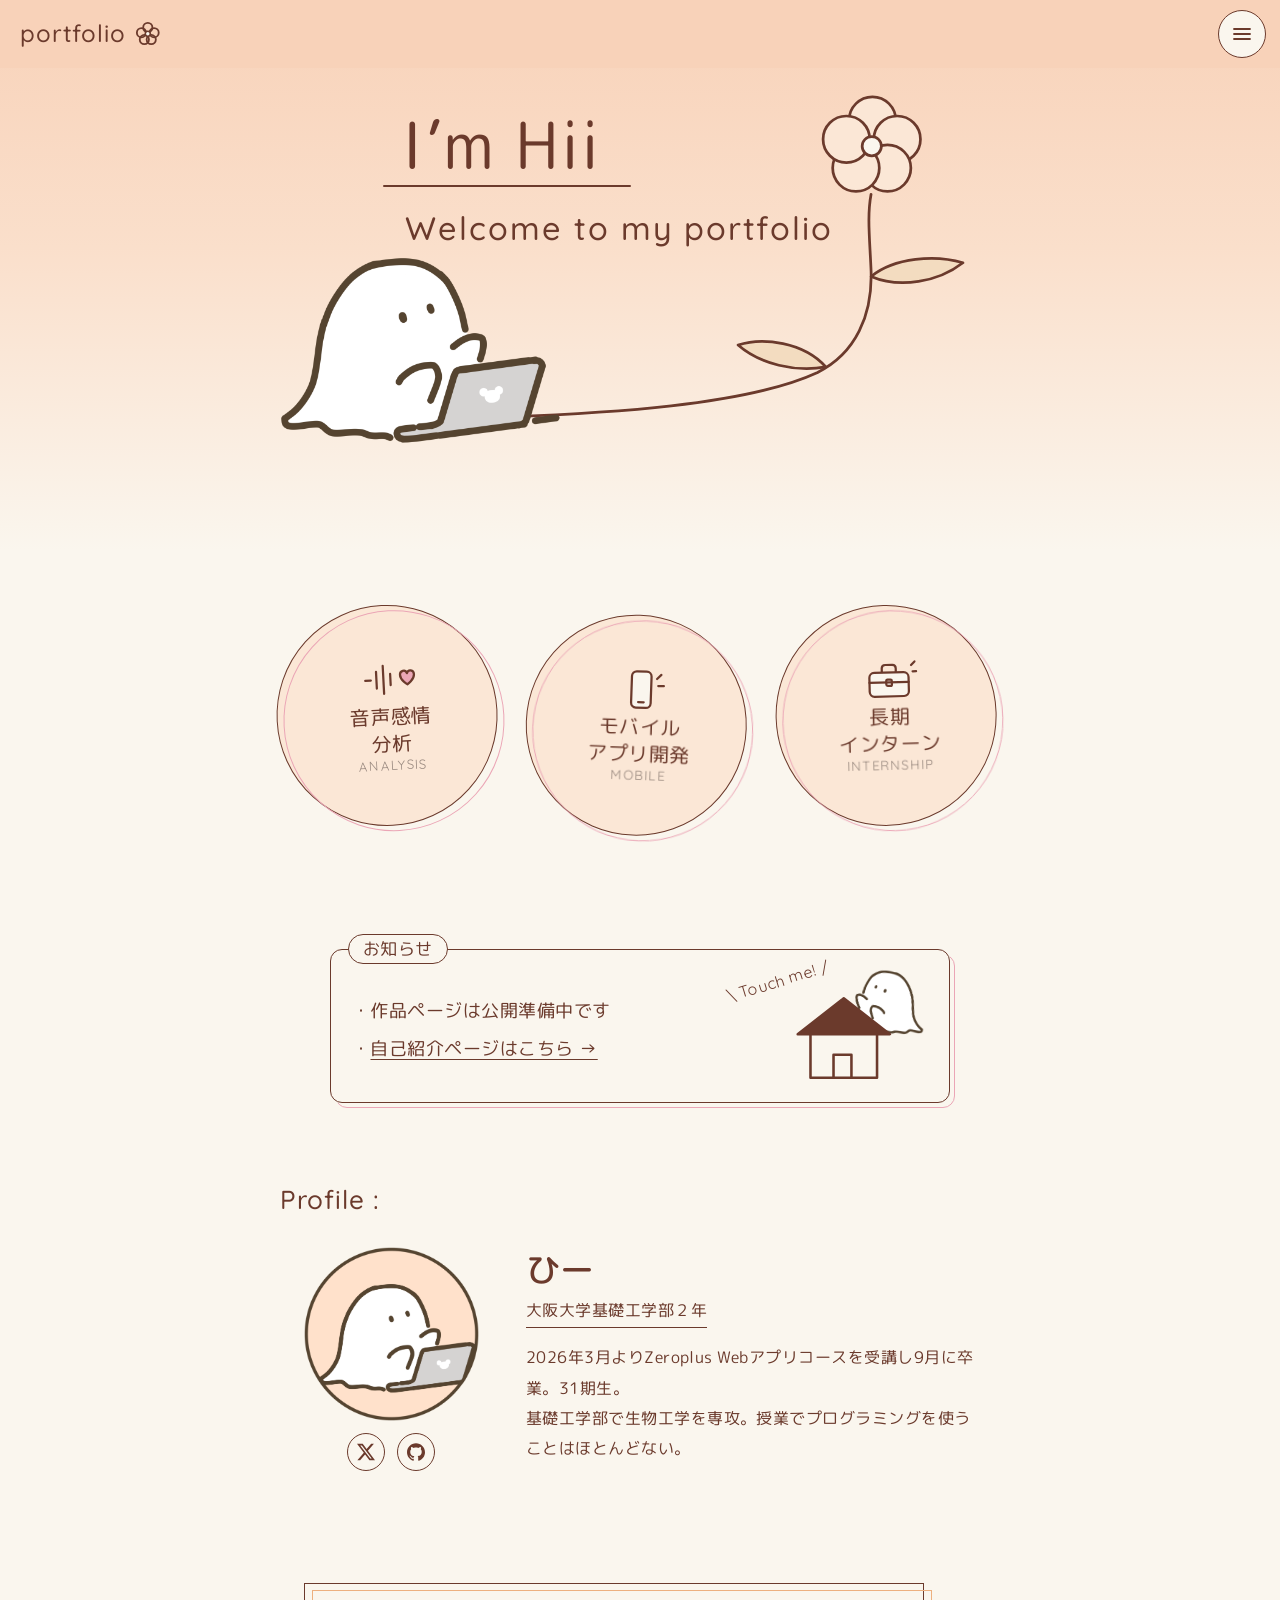
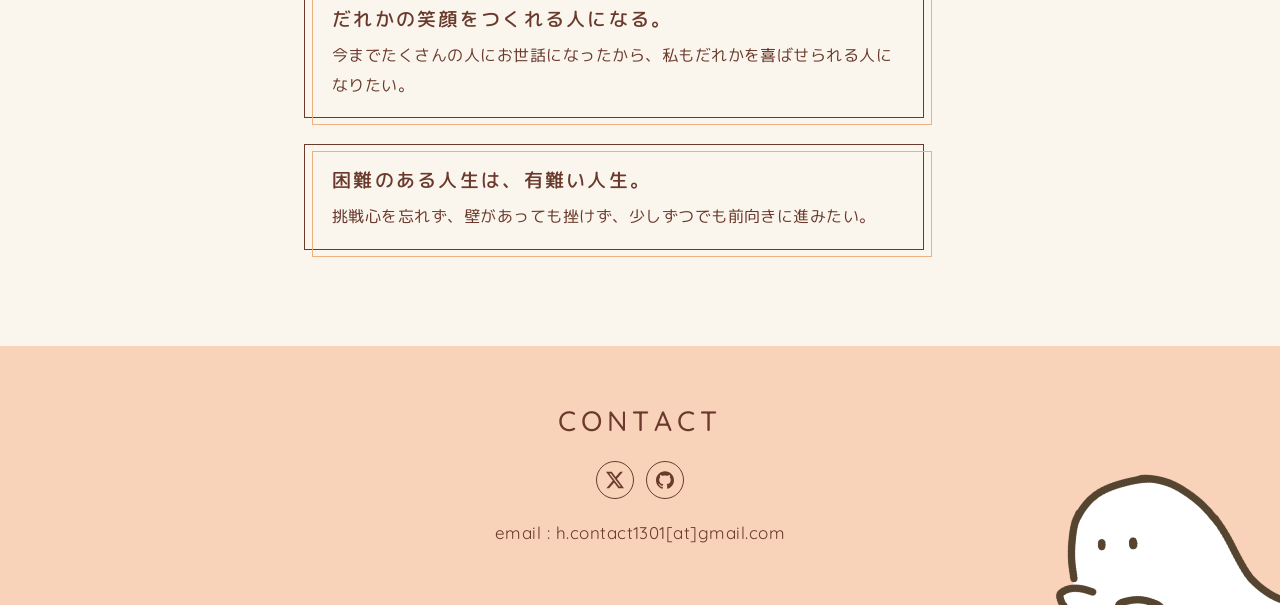
<file: index.html>
<!doctype html>
<html lang="ja">
  <head>
    <meta charset="utf-8" />
    <meta
      name="viewport"
      content="width=device-width,initial-scale=1,viewport-fit=cover"
    />
    <title>Hii's portfolio</title>
    <meta name="description" content="大学生ひーのポートフォリオです" />
    <link rel="preconnect" href="https://fonts.googleapis.com" />
    <link rel="preconnect" href="https://fonts.gstatic.com" crossorigin />
    <link
      href="https://fonts.googleapis.com/css2?family=M+PLUS+Rounded+1c:wght@400;500&family=Quicksand:wght@400;500;700&display=swap"
      rel="stylesheet"
    />
    <link rel="stylesheet" href="css/style.css?v=20261107q" />
  </head>
  <body>
    <!-- ハンバーガーメニュー -->
    <nav class="menu" aria-label="メニュー">
      <button
        class="menu-btn"
        type="button"
        aria-expanded="false"
        aria-controls="menu-list"
        aria-label="メニューを開く"
      >
        <svg viewBox="0 0 24 24" aria-hidden="true">
          <path class="menu-btn-open" d="M4 7 H20 M4 12 H20 M4 17 H20" />
          <path class="menu-btn-close" d="M6 6 L18 18 M18 6 L6 18" />
        </svg>
      </button>
      <ul class="menu-list" id="menu-list" hidden>
        <li><a href="index.html" aria-current="page">Top</a></li>
        <li><a href="about.html">About me</a></li>
        <li class="menu-contact"><a href="#contact">Contact</a></li>
      </ul>
    </nav>

    <!-- ページトップ-->
    <header class="page-top">
      <div class="topbar">
        <a class="title" href="index.html"
          >portfolio
          <svg viewBox="0 0 24 24" aria-hidden="true">
            <g fill="none" stroke="#6B3A2C" stroke-width="1.6">
              <circle cx="12" cy="6.5" r="4" />
              <circle cx="17.5" cy="11" r="4" />
              <circle cx="15" cy="17" r="4" />
              <circle cx="9" cy="17" r="4" />
              <circle cx="6.5" cy="11" r="4" />
            </g>
            <circle
              cx="12"
              cy="12"
              r="2.2"
              fill="#FAF6EE"
              stroke="#6B3A2C"
              stroke-width="1.4"
            />
          </svg>
        </a>
      </div>
      <div class="wrapper">
        <div class="page-top-box">
          <svg viewBox="0 0 525 300" aria-hidden="true">
            <!-- 茎 -->
            <path
              class="draw-line"
              pathLength="1"
              style="--d: 1.6s; --w: 0.3s"
              d="M30 228 C 40 250, 80 258, 150 255 C 240 252, 340 246, 392 222 C 420 208, 432 180, 431 148 C 430 124, 428 108, 431 92"
            />
            <!-- 葉 -->
            <path
              class="leaf"
              pathLength="1"
              style="--w: 1.4s"
              d="M431 152 C 448 138, 478 136, 498 142 C 480 156, 452 161, 431 152 Z"
            />
            <path
              class="leaf"
              pathLength="1"
              style="--w: 1.15s"
              d="M398 218 C 382 200, 352 196, 334 202 C 350 216, 376 222, 398 218 Z"
            />
            <!-- 花びら -->
            <circle
              class="petal"
              pathLength="1"
              style="--w: 1.75s"
              cx="432"
              cy="38"
              r="17"
            />
            <circle
              class="petal"
              pathLength="1"
              style="--w: 1.9s"
              cx="450"
              cy="52"
              r="17"
            />
            <circle
              class="petal"
              pathLength="1"
              style="--w: 2.05s"
              cx="443"
              cy="73"
              r="17"
            />
            <circle
              class="petal"
              pathLength="1"
              style="--w: 2.2s"
              cx="420"
              cy="73"
              r="17"
            />
            <circle
              class="petal"
              pathLength="1"
              style="--w: 2.35s"
              cx="413"
              cy="52"
              r="17"
            />
            <circle
              class="petal"
              pathLength="1"
              style="--w: 2.55s; fill: #faf6ee"
              cx="431.5"
              cy="57"
              r="7"
            />
          </svg>
          <img
            class="top-ghost"
            src="images/ghost/normal_ghost.png"
            alt="パソコンをうつおばけ"
            width="924"
            height="614"
          />
          <h1>
            <span class="t1">I’m Hii</span>
            <span class="t2">Welcome to my portfolio</span>
          </h1>
        </div>
      </div>
    </header>

    <main>
      <!-- 今やっていること -->
      <section aria-label="今やっていること">
        <div class="wrapper">
          <div class="rings">
            <div class="ring">
              <p>
                <svg
                  class="icon-in-circle"
                  viewBox="0 0 40 28"
                  aria-hidden="true"
                >
                  <path d="M3 14 H7 M11 8 V20 M16 4 V24 M21 10 V18" />
                  <path
                    d="M28 11 C28 8, 32 7, 33 10 C34 7, 38 8, 38 11 C38 15, 33 18, 33 18 C33 18, 28 15, 28 11 Z"
                    class="filled-color"
                  /></svg
                >音声感情<br />分析<small>ANALYSIS</small>
              </p>
            </div>
            <div class="ring">
              <p>
                <svg
                  class="icon-in-circle"
                  viewBox="0 0 40 28"
                  aria-hidden="true"
                >
                  <rect
                    x="13"
                    y="1"
                    width="14"
                    height="26"
                    rx="3.5"
                    class="filled-color"
                  />
                  <path d="M18 23 H22" />
                  <path d="M31 6 L34 3 M32 11 H36" /></svg
                >モバイル<br />アプリ開発<small>MOBILE</small>
              </p>
            </div>
            <div class="ring">
              <p>
                <svg
                  class="icon-in-circle"
                  viewBox="0 0 40 28"
                  aria-hidden="true"
                >
                  <path
                    d="M15 9 V6 C15 4.5, 16 3.5, 17.5 3.5 H22.5 C24 3.5, 25 4.5, 25 6 V9"
                  />
                  <rect
                    x="6"
                    y="9"
                    width="28"
                    height="17"
                    rx="3.5"
                    class="filled-color"
                  />
                  <path d="M6 16 H34" />
                  <rect x="18" y="14" width="4" height="4.5" rx="1" />
                  <path d="M36 4 L38.5 1.5 M37 8.5 H39.5" /></svg
                >長期<br /><span class="order">インターン</span
                ><small>INTERNSHIP</small>
              </p>
            </div>
          </div>
        </div>
      </section>

      <!-- お知らせ -->
      <div class="notice-wrap">
        <div class="wrapper">
          <aside class="notice" aria-label="お知らせ">
            <span class="notice-tag">お知らせ</span>
            <ul>
              <li>作品ページは公開準備中です</li>
              <li><a href="about.html">自己紹介ページはこちら →</a></li>
            </ul>
            <a class="house" href="about.html" aria-label="About me を見る">
              <em>\ Touch me! /</em>
              <img
                src="images/ghost/normal_withoutCP_ghost.png"
                alt=""
                width="835"
                height="614"
              />
              <svg viewBox="0 0 100 80" aria-hidden="true">
                <!-- 家-->
                <path class="wall" d="M16 40 L16 74 L68 74 L68 40 Z" />
                <path
                  d="M6 40 L42 12 L78 40 Z"
                  fill="#6B3A2C"
                  stroke="#6B3A2C"
                  stroke-width="2"
                  stroke-linejoin="round"
                />
                <g
                  fill="none"
                  stroke="#6B3A2C"
                  stroke-width="2"
                  stroke-linecap="round"
                  stroke-linejoin="round"
                >
                  <path d="M16 40 L16 74 L68 74 L68 40" />
                  <path d="M34 74 L34 56 L48 56 L48 74" />
                </g>
              </svg>
            </a>
          </aside>
        </div>
      </div>

      <!-- Profile -->
      <section aria-labelledby="pf">
        <div class="wrapper">
          <h2 class="label" id="pf">Profile :</h2>
          <div class="profile">
            <div class="avatar-col">
              <div class="avatar">
                <img
                  src="images/ghost/icon_ghost.png"
                  alt=""
                  width="973"
                  height="973"
                />
              </div>
              <div class="icons">
                <a class="icon" href="https://x.com/hii_code?s=21" target="_blank" rel="noopener noreferrer" aria-label="X"
                  ><svg viewBox="0 0 24 24" aria-hidden="true">
                    <path
                      d="M18.901 1.153h3.68l-8.04 9.19L24 22.846h-7.406l-5.8-7.584-6.638 7.584H.474l8.6-9.83L0 1.154h7.594l5.243 6.932ZM17.61 20.644h2.039L6.486 3.24H4.298Z"
                    /></svg
                ></a>
                <a class="icon" href="https://github.com/hii31-zp" target="_blank" rel="noopener noreferrer" aria-label="GitHub"
                  ><svg viewBox="0 0 24 24" aria-hidden="true">
                    <path
                      d="M12 .297c-6.63 0-12 5.373-12 12 0 5.303 3.438 9.8 8.205 11.385.6.113.82-.258.82-.577 0-.285-.01-1.04-.015-2.04-3.338.724-4.042-1.61-4.042-1.61C4.422 18.07 3.633 17.7 3.633 17.7c-1.087-.744.084-.729.084-.729 1.205.084 1.838 1.236 1.838 1.236 1.07 1.835 2.809 1.305 3.495.998.108-.776.417-1.305.76-1.605-2.665-.3-5.466-1.332-5.466-5.93 0-1.31.465-2.38 1.235-3.22-.135-.303-.54-1.523.105-3.176 0 0 1.005-.322 3.3 1.23.96-.267 1.98-.399 3-.405 1.02.006 2.04.138 3 .405 2.28-1.552 3.285-1.23 3.285-1.23.645 1.653.24 2.873.12 3.176.765.84 1.23 1.91 1.23 3.22 0 4.61-2.805 5.625-5.475 5.92.42.36.81 1.096.81 2.22 0 1.606-.015 2.896-.015 3.286 0 .315.21.69.825.57C20.565 22.092 24 17.592 24 12.297c0-6.627-5.373-12-12-12"
                    /></svg
                ></a>
              </div>
            </div>
            <div class="name">
              <h2>ひー</h2>
              <span class="school-name">大阪大学基礎工学部２年</span>
              <p>
                2026年3月よりZeroplus Webアプリコースを受講し9月に卒業。31期生。<br />基礎工学部で生物工学を専攻。授業でプログラミングを使うことはほとんどない。
              </p>
            </div>
          </div>
        </div>
      </section>

      <!-- Works (枠のみ用意した)
  <section aria-labelledby="wk">
    <div class="wrapper">
      <h2 class="label" id="wk">Works :</h2>
      <ul class="works">
        <li class="work"><a href="#">
          <div class="shot"><span>（スクショ）</span></div>
          <div class="tags"><span class="cat placeholder">（分野）</span></div>
          <h3 class="placeholder">（作品名）</h3>
          <p class="placeholder">（説明）</p>
          <div class="tags"><span class="placeholder">（使った技術）</span></div>
        </a></li>
        <li class="work"><a href="#">
          <div class="shot" style="--bg:#F6E6CF"><span>（スクショ）</span></div>
          <div class="tags"><span class="cat placeholder">（分野）</span></div>
          <h3 class="placeholder">（作品名）</h3>
          <p class="placeholder">（説明）</p>
          <div class="tags"><span class="placeholder">（使った技術）</span></div>
        </a></li>
        <li class="work"><a href="#">
          <div class="shot" style="--bg:#F3E1E1"><span>（スクショ）</span></div>
          <div class="tags"><span class="cat placeholder">（分野）</span></div>
          <h3 class="placeholder">（作品名）</h3>
          <p class="placeholder">（説明）</p>
          <div class="tags"><span class="placeholder">（使った技術）</span></div>
        </a></li>
      </ul>
      <div class="more"><a href="#">ぜんぶ見る →</a></div>
    </div>
  </section>
  -->

      <!-- 大切にしていること -->
      <section class="beliefs-section" aria-label="大切にしていること">
        <div class="wrapper">
          <div class="beliefs">
            <div class="box">
              <h3>だれかの笑顔をつくれる人になる。</h3>
              <p>
                今までたくさんの人にお世話になったから、私もだれかを喜ばせられる人になりたい。
              </p>
            </div>
            <div class="box">
              <h3>困難のある人生は、有難い人生。</h3>
              <p>
                挑戦心を忘れず、壁があっても挫けず、少しずつでも前向きに進みたい。
              </p>
            </div>
            <span class="scroll-sign" aria-hidden="true">scroll</span>
          </div>
        </div>
      </section>
    </main>

    <!-- CONTACT-->
    <footer class="contact" id="contact">
      <div class="wrapper">
        <h2>CONTACT</h2>
        <div class="icons">
          <a class="icon" href="https://x.com/hii_code?s=21" target="_blank" rel="noopener noreferrer" aria-label="X"
            ><svg viewBox="0 0 24 24" aria-hidden="true">
              <path
                d="M18.901 1.153h3.68l-8.04 9.19L24 22.846h-7.406l-5.8-7.584-6.638 7.584H.474l8.6-9.83L0 1.154h7.594l5.243 6.932ZM17.61 20.644h2.039L6.486 3.24H4.298Z"
              /></svg
          ></a>
          <a class="icon" href="https://github.com/hii31-zp" target="_blank" rel="noopener noreferrer" aria-label="GitHub"
            ><svg viewBox="0 0 24 24" aria-hidden="true">
              <path
                d="M12 .297c-6.63 0-12 5.373-12 12 0 5.303 3.438 9.8 8.205 11.385.6.113.82-.258.82-.577 0-.285-.01-1.04-.015-2.04-3.338.724-4.042-1.61-4.042-1.61C4.422 18.07 3.633 17.7 3.633 17.7c-1.087-.744.084-.729.084-.729 1.205.084 1.838 1.236 1.838 1.236 1.07 1.835 2.809 1.305 3.495.998.108-.776.417-1.305.76-1.605-2.665-.3-5.466-1.332-5.466-5.93 0-1.31.465-2.38 1.235-3.22-.135-.303-.54-1.523.105-3.176 0 0 1.005-.322 3.3 1.23.96-.267 1.98-.399 3-.405 1.02.006 2.04.138 3 .405 2.28-1.552 3.285-1.23 3.285-1.23.645 1.653.24 2.873.12 3.176.765.84 1.23 1.91 1.23 3.22 0 4.61-2.805 5.625-5.475 5.92.42.36.81 1.096.81 2.22 0 1.606-.015 2.896-.015 3.286 0 .315.21.69.825.57C20.565 22.092 24 17.592 24 12.297c0-6.627-5.373-12-12-12"
              /></svg
          ></a>
        </div>
        <p class="mail">email : h.contact1301[at]gmail.com</p>
      </div>
      <img
        class="contact-ghost"
        src="images/ghost/normal_withoutCP_ghost.png"
        alt=""
        width="835"
        height="614"
      />
    </footer>

    <script src="js/scroll-hidden.js"></script>
    <script src="js/menu.js"></script>
  </body>
</html>
</file>
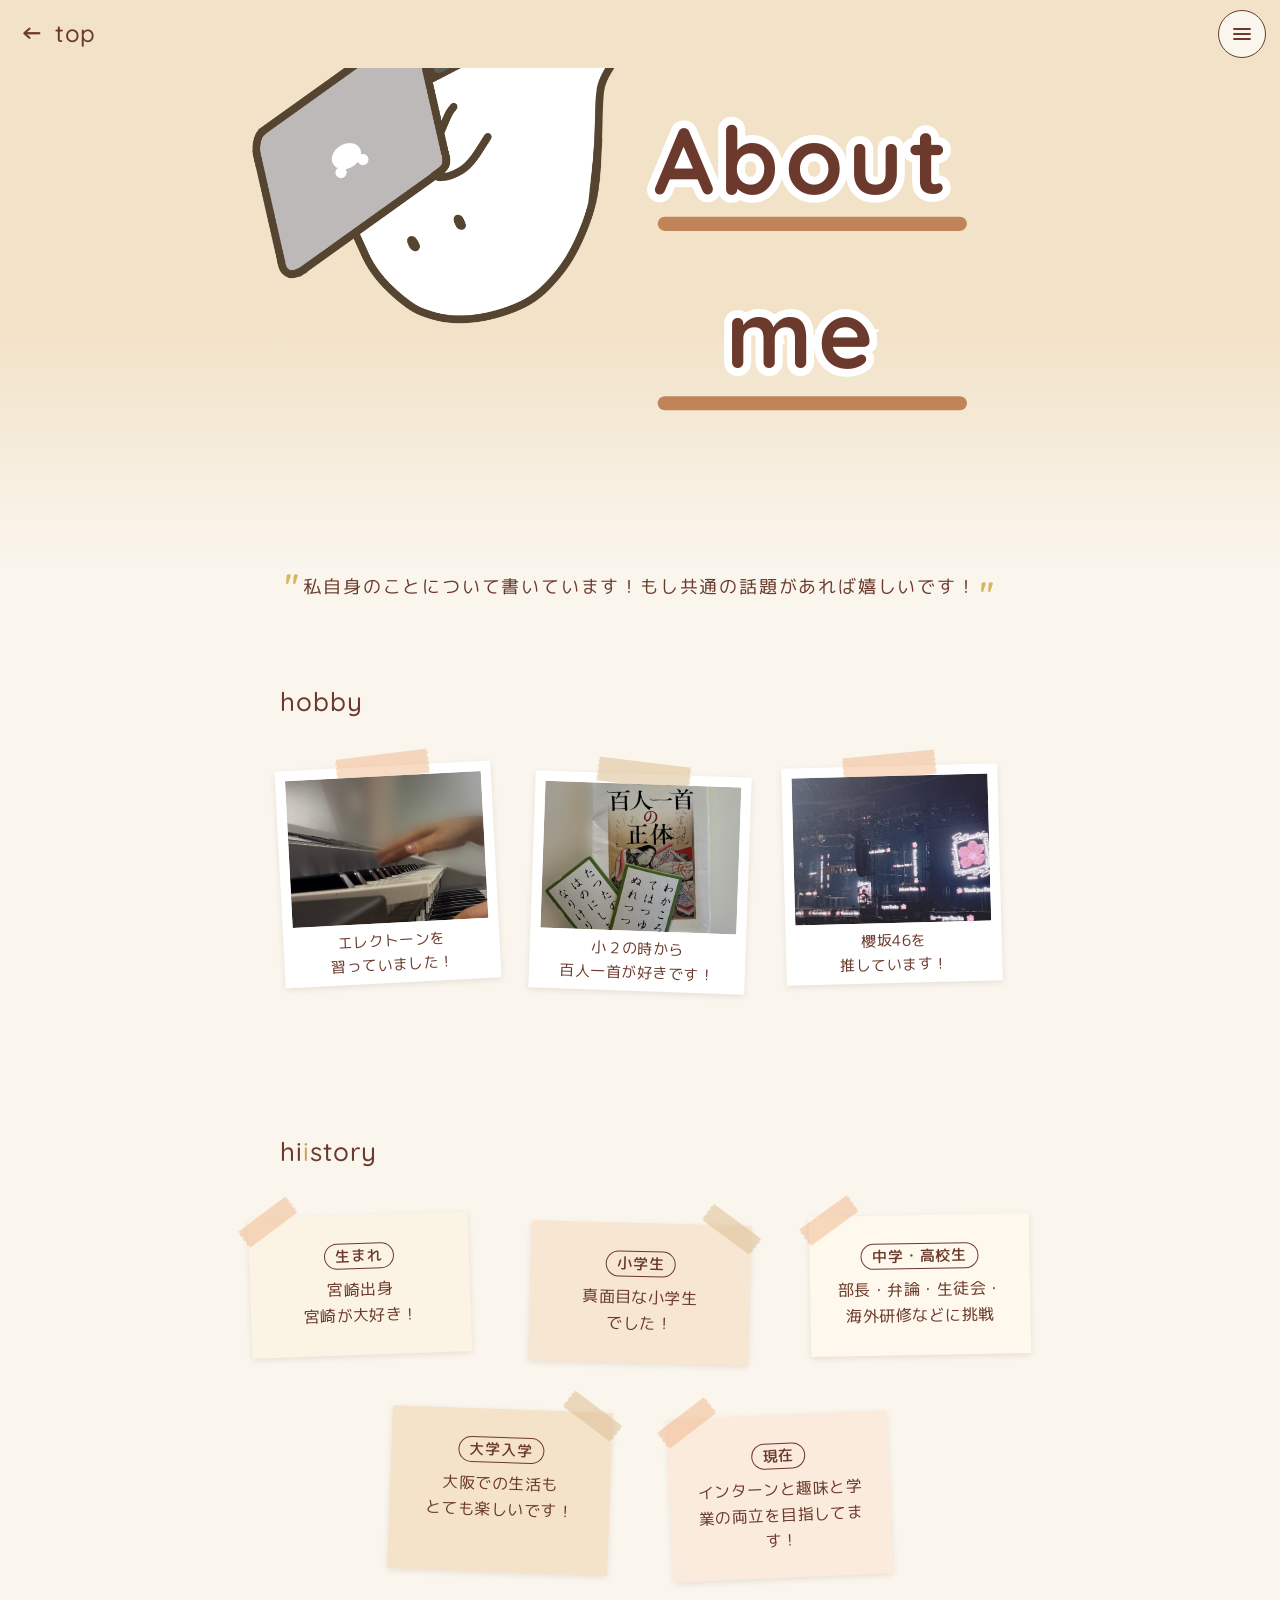
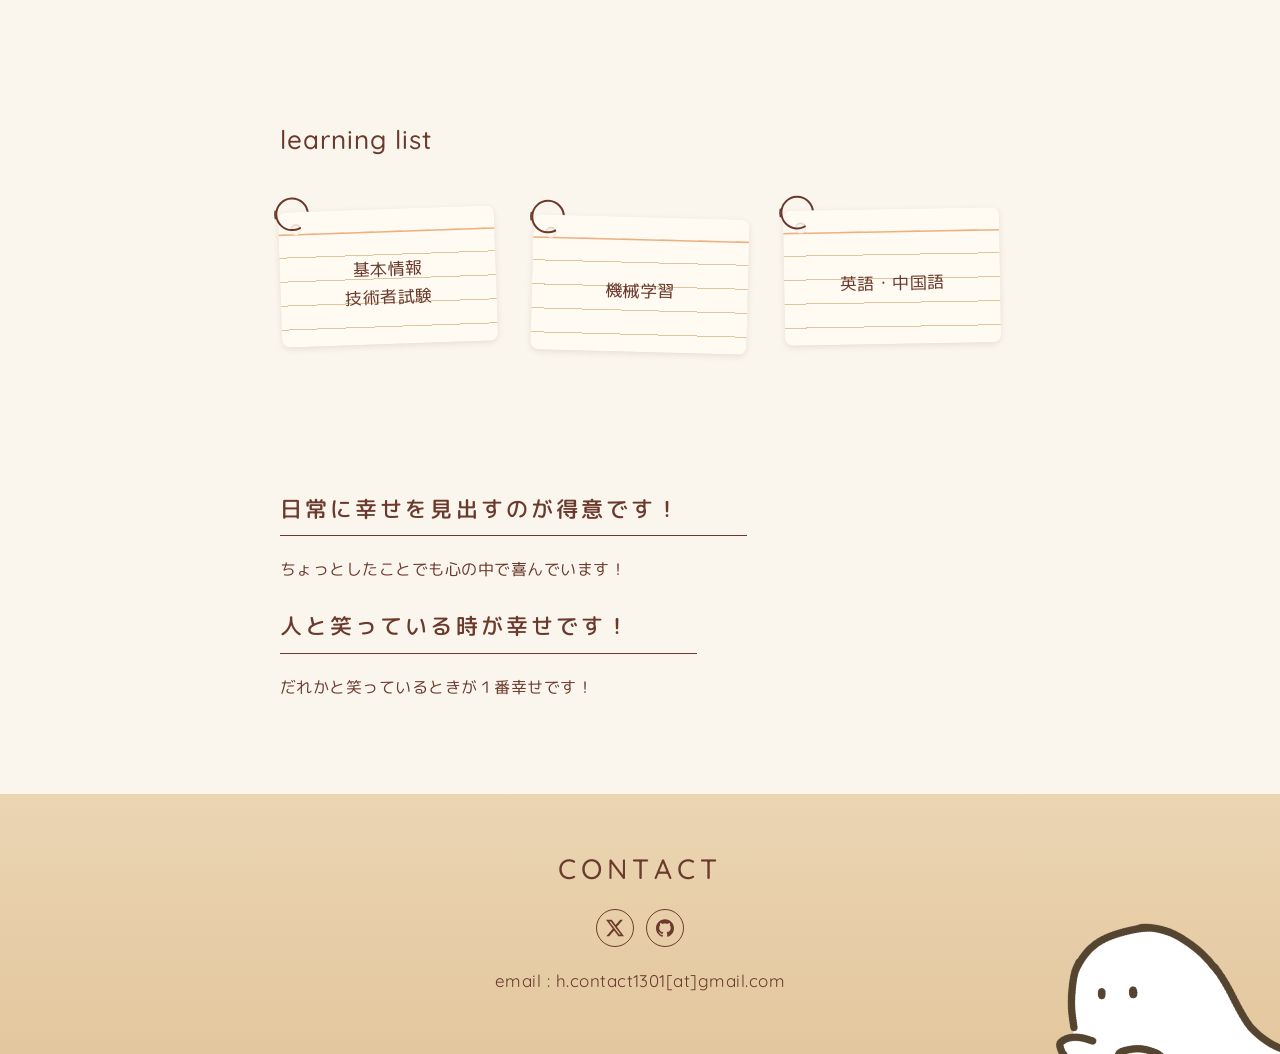
<file: about.html>
<!doctype html>
<html lang="ja">
  <head>
    <meta charset="utf-8" />
    <meta
      name="viewport"
      content="width=device-width,initial-scale=1,viewport-fit=cover"
    />
    <title>About me ｜ Hii's portfolio</title>
    <meta
      name="description"
      content="私自身のことについてかいてあるページです"
    />
    <link rel="preconnect" href="https://fonts.googleapis.com" />
    <link rel="preconnect" href="https://fonts.gstatic.com" crossorigin />
    <link
      href="https://fonts.googleapis.com/css2?family=M+PLUS+Rounded+1c:wght@400;500&family=Quicksand:wght@400;500;700&display=swap"
      rel="stylesheet"
    />
    <link rel="stylesheet" href="css/style.css?v=20261107q" />
  </head>
  <body class="about">
    <!-- ハンバーガーメニュー -->
    <nav class="menu" aria-label="メニュー">
      <button
        class="menu-btn"
        type="button"
        aria-expanded="false"
        aria-controls="menu-list"
        aria-label="メニューを開く"
      >
        <svg viewBox="0 0 24 24" aria-hidden="true">
          <path class="menu-btn-open" d="M4 7 H20 M4 12 H20 M4 17 H20" />
          <path class="menu-btn-close" d="M6 6 L18 18 M18 6 L6 18" />
        </svg>
      </button>
      <ul class="menu-list" id="menu-list" hidden>
        <li><a href="index.html">Top</a></li>
        <li><a href="about.html" aria-current="page">About me</a></li>
        <li class="menu-contact"><a href="#contact">Contact</a></li>
      </ul>
    </nav>

    <!-- ページトップ -->
    <header class="about-head">
      <div class="topbar">
        <a class="back-button" href="index.html"
          ><span aria-hidden="true">←</span>top</a
        >
      </div>
      <div class="wrapper">
        <div class="about-box">
          <svg viewBox="0 0 610 370" aria-hidden="true">
            <g class="aboutme-underline">
              <path d="M326 132 H 576" />
              <path d="M326 284 H 576" />
            </g>
          </svg>
          <img
            src="images/ghost/top_image_ghost.png"
            alt="パソコンを持って上からのぞくおばけ"
            width="1365"
            height="1024"
          />
          <h1><span class="a1">About</span><span class="a2">me</span></h1>
        </div>
      </div>
    </header>

    <main>
      <!-- ひとこと-->
      <p class="about-lead">
        <span>私自身のことについて</span><span>書いています！</span><br /><span
          >もし共通の話題があれば</span
        ><span>嬉しいです！</span>
      </p>

      <!-- hobby -->
      <section aria-labelledby="hb">
        <div class="wrapper">
          <h2 class="label" id="hb">hobby</h2>
          <ul class="photos">
            <li class="photo">
              <figure>
                <div class="picture">
                  <img
                    src="images/hobby/electone.jpg"
                    alt="エレクトーンを弾いている手元"
                    width="717"
                    height="574"
                    loading="lazy"
                  />
                </div>
                <figcaption>エレクトーンを<br />習っていました！</figcaption>
              </figure>
            </li>
            <li class="photo">
              <figure>
                <div class="picture">
                  <img
                    src="images/hobby/hyakunin-isshu.jpg"
                    alt="百人一首の本とかるたの札"
                    width="1200"
                    height="960"
                    loading="lazy"
                  />
                </div>
                <figcaption>小２の時から<br />百人一首が好きです！</figcaption>
              </figure>
            </li>
            <li class="photo">
              <figure>
                <div class="picture">
                  <img
                    src="images/hobby/sakurazaka46.jpg"
                    alt="櫻坂46のライブ会場のステージ"
                    width="867"
                    height="694"
                    loading="lazy"
                  />
                </div>
                <figcaption>櫻坂46を<br />推しています！</figcaption>
              </figure>
            </li>
          </ul>
        </div>
      </section>

      <!-- history -->
      <section aria-labelledby="hs">
        <div class="wrapper">
          <h2 class="label" id="hs">
            hi<span style="color: rgb(208, 162, 98)">i</span>story
          </h2>
          <ol class="history">
            <li class="memo">
              <b>生まれ</b><br />宮崎出身<br />宮崎が大好き！
            </li>
            <li class="memo">
              <b>小学生</b><br />真面目な小学生<br />でした！
            </li>
            <li class="memo">
              <b>中学・高校生</b><br />部長・弁論・生徒会・海外研修などに挑戦
            </li>
            <li class="memo">
              <b>大学入学</b><br />大阪での生活も<br />とても楽しいです！
            </li>
            <li class="memo">
              <b>現在</b><br />インターンと趣味と学業の両立を目指してます！
            </li>
          </ol>
        </div>
      </section>

      <!-- learning list -->
      <section aria-labelledby="it">
        <div class="wrapper">
          <h2 class="label" id="it">learning list</h2>
          <svg
            width="0"
            height="0"
            style="position: absolute"
            aria-hidden="true"
          >
            <defs>
              <mask
                id="ring-mask"
                maskUnits="userSpaceOnUse"
                x="-20"
                y="-20"
                width="80"
                height="80"
              >
                <rect x="-20" y="-20" width="80" height="80" fill="#fff" />
                <rect x="21.5" y="16" width="40" height="40" fill="#000" />
                <circle cx="21.5" cy="33.5" r="5.5" fill="#fff" />
              </mask>
            </defs>
          </svg>
          <ul class="interest">
            <li class="card">
              <svg class="ring-image" viewBox="0 0 40 40" aria-hidden="true">
                <circle cx="18.3" cy="18" r="15.8" mask="url(#ring-mask)" />
                <path class="joint" d="M1.5 21.6 A17.2 17.2 0 0 1 1.5 14.4" />
              </svg>
              <p>基本情報<br />技術者試験</p>
            </li>
            <li class="card">
              <svg class="ring-image" viewBox="0 0 40 40" aria-hidden="true">
                <circle cx="18.3" cy="18" r="15.8" mask="url(#ring-mask)" />
                <path class="joint" d="M1.5 21.6 A17.2 17.2 0 0 1 1.5 14.4" />
              </svg>
              <p>機械学習</p>
            </li>
            <li class="card">
              <svg class="ring-image" viewBox="0 0 40 40" aria-hidden="true">
                <circle cx="18.3" cy="18" r="15.8" mask="url(#ring-mask)" />
                <path class="joint" d="M1.5 21.6 A17.2 17.2 0 0 1 1.5 14.4" />
              </svg>
              <p>英語・中国語</p>
            </li>
          </ul>
        </div>
      </section>

      <!-- 長所 -->
      <section class="motto" aria-labelledby="mt">
        <div class="wrapper">
          <h2 id="mt">日常に幸せを見出すのが得意です！</h2>
          <p>ちょっとしたことでも心の中で喜んでいます！</p>
        </div>
        <div class="wrapper">
          <h2 id="mt">人と笑っている時が幸せです！</h2>
          <p>だれかと笑っているときが１番幸せです！</p>
        </div>
      </section>
      <span class="scroll-sign" aria-hidden="true">scroll</span>
    </main>

    <!-- CONTACT -->
    <footer class="contact" id="contact">
      <div class="wrapper">
        <h2>CONTACT</h2>
        <div class="icons">
          <a
            class="icon"
            href="https://x.com/hii_code?s=21"
            target="_blank"
            rel="noopener noreferrer"
            aria-label="X"
            ><svg viewBox="0 0 24 24" aria-hidden="true">
              <path
                d="M18.901 1.153h3.68l-8.04 9.19L24 22.846h-7.406l-5.8-7.584-6.638 7.584H.474l8.6-9.83L0 1.154h7.594l5.243 6.932ZM17.61 20.644h2.039L6.486 3.24H4.298Z"
              /></svg
          ></a>
          <a
            class="icon"
            href="https://github.com/hii31-zp"
            target="_blank"
            rel="noopener noreferrer"
            aria-label="GitHub"
            ><svg viewBox="0 0 24 24" aria-hidden="true">
              <path
                d="M12 .297c-6.63 0-12 5.373-12 12 0 5.303 3.438 9.8 8.205 11.385.6.113.82-.258.82-.577 0-.285-.01-1.04-.015-2.04-3.338.724-4.042-1.61-4.042-1.61C4.422 18.07 3.633 17.7 3.633 17.7c-1.087-.744.084-.729.084-.729 1.205.084 1.838 1.236 1.838 1.236 1.07 1.835 2.809 1.305 3.495.998.108-.776.417-1.305.76-1.605-2.665-.3-5.466-1.332-5.466-5.93 0-1.31.465-2.38 1.235-3.22-.135-.303-.54-1.523.105-3.176 0 0 1.005-.322 3.3 1.23.96-.267 1.98-.399 3-.405 1.02.006 2.04.138 3 .405 2.28-1.552 3.285-1.23 3.285-1.23.645 1.653.24 2.873.12 3.176.765.84 1.23 1.91 1.23 3.22 0 4.61-2.805 5.625-5.475 5.92.42.36.81 1.096.81 2.22 0 1.606-.015 2.896-.015 3.286 0 .315.21.69.825.57C20.565 22.092 24 17.592 24 12.297c0-6.627-5.373-12-12-12"
              /></svg
          ></a>
        </div>
        <p class="mail">email : h.contact1301[at]gmail.com</p>
      </div>
      <img
        class="contact-ghost"
        src="images/ghost/normal_withoutCP_ghost.png"
        alt=""
        width="835"
        height="614"
      />
    </footer>

    <script src="js/scroll-hidden.js"></script>
    <script src="js/menu.js"></script>
  </body>
</html>
</file>
<file: css/style.css>
/* 共通 */
:root {
  color-scheme: light;

  --paper: #FAF6EE;
  --peach-soft: #FBE7D6;
  --beige: #F2E2C8;
  --top: #F8D2B9;
  --text: #6B3A2C;
  --mute: #9A8A80;
  --orange: #EDB07F;
  --pink: #EBA6B6;

  --f-jp: "M PLUS Rounded 1c", "Hiragino Sans", "Yu Gothic", system-ui, sans-serif;
  --f-latin: "Quicksand", var(--f-jp);

  --bar-h: 68px;
  --bar-fs: clamp(18px, calc(13px + 1.4vw), 24px);
}

* {
  box-sizing: border-box;
}

html {
  scroll-padding-top: var(--bar-h);
  scrollbar-width: none;
}
html::-webkit-scrollbar {
  display: none;
}

body {
  margin: 0;
  background: var(--paper);
  color: var(--text);
  font-family: var(--f-jp);
  font-size: 16px;
  line-height: 1.9;
  letter-spacing: .03em;
}

a {
  color: inherit;
}

img {
  max-width: 100%;
  height: auto;
}

:focus-visible {
  outline: 2px solid var(--text);
  outline-offset: 4px;
  border-radius: 4px;
}

.wrapper {
  max-width: 760px;
  margin: 0 auto;
  padding-left: max(20px, env(safe-area-inset-left, 0px));
  padding-right: max(20px, env(safe-area-inset-right, 0px));
}

section {
  padding-block: 56px;
}
@media (max-width: 600px) {
  section {
    padding-block: 36px;
  }
}

.label {
  margin: 0 0 22px;
  font-family: var(--f-latin);
  font-weight: 500;
  font-size: 26px;
  color: var(--text);
  letter-spacing: .04em;
}
@media (max-width: 1024px) {
  #pf,
  #hs,
  #it,
  #hb {
    padding-left: 12px;
  }
}

/* 仮 */
.placeholder {
  color: var(--mute);
}


.topbar {
  position: fixed;
  top: 0;
  left: 0;
  right: 0;
  z-index: 15;
  height: var(--bar-h);
  display: flex;
  align-items: center;
  padding-left: max(20px, env(safe-area-inset-left, 0px));
  padding-right: max(20px, env(safe-area-inset-right, 0px));
  background: var(--bar-bg, var(--paper));
}

.title {
  display: inline-flex;
  align-items: center;
  gap: .33em;
  font-family: var(--f-latin);
  font-size: var(--bar-fs);
  font-weight: 500;
  color: var(--text);
  text-decoration: none;
  letter-spacing: .04em;
}
.title svg {
  width: 1.15em;
  height: 1.15em;
}

.back-button {
  display: inline-block;
  margin: 0;
  font-family: var(--f-latin);
  font-size: var(--bar-fs);
  font-weight: 500;
  color: var(--text);
  text-decoration: none;
}
.back-button span {
  margin-right: .45em;
}


/* ハンバーガーメニュー */
.menu {
  position: fixed;
  top: max(10px, env(safe-area-inset-top, 0px));
  right: max(14px, env(safe-area-inset-right, 0px));
  z-index: 20;
}

.menu-btn {
  display: grid;
  place-items: center;
  width: 48px;
  height: 48px;
  padding: 0;
  border: 1.5px solid var(--text);
  border-radius: 50%;
  background: var(--paper);
  color: var(--text);
  cursor: pointer;
}
.menu-btn svg {
  width: 24px;
  height: 24px;
  fill: none;
  stroke: currentColor;
  stroke-width: 1.8;
  stroke-linecap: round;
}
.menu-btn .menu-btn-close,
.menu-btn[aria-expanded="true"] .menu-btn-open {
  display: none;
}
.menu-btn[aria-expanded="true"] .menu-btn-close {
  display: inline;
}

.menu-list {
  position: absolute;
  right: 0;
  top: calc(100% + 12px);
  min-width: 200px;
  margin: 0;
  padding: 12px 0;
  list-style: none;
  background: var(--paper);
  border: 1.5px solid var(--text);
}
.menu-list::after {
  content: "";
  position: absolute;
  inset: 0;
  z-index: -1;
  border: 1.5px solid var(--pink);
  translate: 7px 6px;
  pointer-events: none;
}
.menu-list a {
  display: block;
  padding: 8px 24px;
  font-family: var(--f-latin);
  font-size: 19px;
  font-weight: 500;
  color: var(--text);
  text-decoration: none;
  letter-spacing: .06em;
}
.menu-list a:hover {
  background: var(--peach-soft);
}
.menu-list a[aria-current="page"] {
  text-decoration: underline;
  text-underline-offset: 6px;
}
.menu-contact {
  margin-top: 8px;
  padding-top: 8px;
  border-top: 1px dashed var(--text);
}

/* アイコン */
.icons {
  display: flex;
  gap: 12px;
  justify-content: center;
  margin-top: 12px;
}
.icon {
  width: 38px;
  height: 38px;
  display: grid;
  place-items: center;
  border: 1.5px solid var(--text);
  border-radius: 50%;
  text-decoration: none;
}
.icon svg {
  width: 18px;
  height: 18px;
  fill: var(--text);
}
/* ホバーで色を反転 */
.icon:hover,
.icon:focus-visible {
  background: var(--text);
}
.icon:hover svg,
.icon:focus-visible svg {
  fill: var(--paper);
}

/* scroll。*/
.scroll-sign {
  display: none;
  writing-mode: vertical-rl;
  align-items: center;
  gap: 6px;
  font-family: var(--f-latin);
  font-size: 14px;
  color: var(--text);
  letter-spacing: .2em;
}
.scroll-sign.is-end {
  visibility: hidden;
}
.scroll-sign::after {
  content: "";
  width: 12px;
  height: 60px;
  background: no-repeat center / 100% 100% url("data:image/svg+xml,%3Csvg xmlns='http://www.w3.org/2000/svg' viewBox='0 0 12 60'%3E%3Cpath d='M6 1 V58 M1 52 L6 58 L11 52' fill='none' stroke='%236B3A2C' stroke-width='1.5' stroke-linecap='round' stroke-linejoin='round'/%3E%3C/svg%3E");
}
@media (max-width: 1024px) {
  .scroll-sign {
    display: flex;
    position: fixed;
    right: max(14px, env(safe-area-inset-right, 0px));
    bottom: max(16px, env(safe-area-inset-bottom, 0px));
    z-index: 10;
    pointer-events: none;
  }
}

/* CONTACT */
.contact {
  position: relative;
  overflow: hidden;
  padding-block: 48px 56px;
  background: var(--top);
  text-align: center;
}
.contact h2 {
  margin: 0 0 14px;
  font-family: var(--f-latin);
  font-weight: 500;
  font-size: 28px;
  color: var(--text);
  letter-spacing: .18em;
}
.contact .icons {
  margin: 0 0 18px;
}
.contact .mail {
  margin: 0;
  font-family: var(--f-latin);
  font-size: 17px;
  color: var(--text);
}
.contact .mail .placeholder {
  color: #7E6A5F;
}
/* 右下のおばけ */
.contact-ghost {
  position: absolute;
  right: -34px;
  bottom: 0;
  width: clamp(144px, 29vw, 276px);
  height: auto;
  translate: 0 34%;
  scale: -1 1;
  rotate: -20deg;
  transform-origin: 50% 100%;
  pointer-events: none;
}

/* トップ画面 */

/* ページトップ */
.page-top {
  --bar-bg: var(--top);
  padding-block: var(--bar-h) 72px;
  background: linear-gradient(180deg, var(--top) 0%, #FADFCB 45%, var(--paper) 100%);
}

.page-top-box {
  container-type: inline-size;
  position: relative;
  width: 100%;
  aspect-ratio: 525 / 300;
}
.page-top-box svg {
  position: absolute;
  inset: 0;
  width: 100%;
  height: 100%;
  overflow: visible;
}
.page-top-box .top-ghost {
  position: absolute;
  left: 0;
  top: 46%;
  width: 39%;
}

.page-top-box h1 {
  position: absolute;
  inset: 0;
  margin: 0;
  font-family: var(--f-latin);
  font-weight: 500;
  color: var(--text);
  pointer-events: none;
}
.page-top-box h1 span {
  position: absolute;
  white-space: nowrap;
  line-height: 1;
}
.page-top-box .t1 {
  left: 17%;
  top: 11%;
  font-family: var(--f-jp);
  font-weight: 400;
  font-size: 9cqw;
  letter-spacing: .02em;
  color: var(--text);
}
/* I’m Hii の下線 */
.page-top-box .t1::after {
  content: "";
  position: absolute;
  left: -.3em;
  right: -.45em;
  bottom: -.14em;
  height: max(2px, .035em);
  border-radius: 999px;
  background: var(--text);
  transform-origin: left;
}
.page-top-box .t2 {
  left: 17.4%;
  top: 35%;
  font-size: 4.5cqw;
  letter-spacing: .06em;
  color: var(--text);
}

.draw-line {
  fill: none;
  stroke: var(--text);
  stroke-width: 2;
  stroke-linecap: round;
  stroke-linejoin: round;
}
.petal,
.leaf {
  stroke: var(--text);
  stroke-width: 2;
  stroke-linejoin: round;
}
.petal {
  fill: var(--peach-soft);
}
.leaf {
  fill: #F3DCC0;
}

/* 線→花→下線のアニメーション（1回だけ）。--w=開始、--d=長さ は HTML 側 */
@media (prefers-reduced-motion: no-preference) {
  .draw-line,
  .petal,
  .leaf {
    stroke-dasharray: 1 2; /* すき間を長くして端の点を出さない */
    stroke-dashoffset: 1.02;
    visibility: hidden;
  }
  .draw-line {
    animation:
      show 0s var(--w, 0s) forwards,
      draw var(--d, 1.2s) cubic-bezier(.45, .05, .3, 1) var(--w, 0s) forwards;
  }
  .leaf {
    fill-opacity: 0;
    animation:
      show 0s var(--w) forwards,
      draw .5s ease var(--w) forwards,
      undash 0s calc(var(--w) + .5s) forwards,
      fillin .8s ease calc(var(--w) + .35s) forwards;
  }
  .petal {
    fill-opacity: 0;
    transform-box: fill-box;
    transform-origin: center;
    scale: .6;
    animation:
      show 0s var(--w) forwards,
      draw .5s ease var(--w) forwards,
      undash 0s calc(var(--w) + .5s) forwards,
      fillin .8s ease calc(var(--w) + .3s) forwards,
      pop .9s cubic-bezier(.3, 1.6, .5, 1) var(--w) forwards;
  }
  .page-top-box .t1::after {
    scale: 0 1;
    animation: underline .6s cubic-bezier(.45, .05, .3, 1) 3.2s forwards;
  }
}
@keyframes show      { to { visibility: visible; } }
@keyframes draw      { to { stroke-dashoffset: 0; } }
@keyframes undash    { to { stroke-dasharray: none; } }
@keyframes fillin    { to { fill-opacity: 1; } }
@keyframes pop       { to { scale: 1; } }
@keyframes underline { to { scale: 1 1; } }

/* やっていること */
.rings {
  display: grid;
  grid-template-columns: repeat(3, minmax(0, 1fr));
  gap: clamp(10px, 3vw, 28px);
}

.ring {
  position: relative;
  aspect-ratio: 1;
  display: grid;
  place-items: center;
  padding: 6%;
  text-align: center;
}
.ring:nth-child(1) { rotate: -3deg; }
.ring:nth-child(2) { rotate: 2deg; translate: 0 10px; }
.ring:nth-child(3) { rotate: -1.5deg; }

.ring::before,
.ring::after {
  content: "";
  position: absolute;
  inset: 0;
  border-radius: 50%;
}
.ring::before {
  border: 1.5px solid var(--text);
  background: var(--peach-soft);
  translate: -1.5% -1%;
}
.ring::after {
  border: 1.5px solid var(--pink);
  translate: 1.5% 1.5%;
}

.ring p {
  position: relative;
  width: 100%;
  margin: 0;
  font-family: var(--f-jp);
  font-size: clamp(14px, 3.9vw, 20px);
  line-height: 1.35;
  color: var(--text);
}
.ring .order {
  white-space: nowrap;
}
.ring small {
  display: block;
  font-family: var(--f-latin);
  font-size: .66em;
  color: var(--mute);
  letter-spacing: .1em;
}

.icon-in-circle {
  display: block;
  width: clamp(26px, 8vw, 56px);
  margin: 0 auto 4px;
  overflow: visible;
  fill: none;
  stroke: var(--text);
  stroke-width: 1.6;
  stroke-linecap: round;
  stroke-linejoin: round;
}
.icon-in-circle .filled-color {
  fill: var(--paper);
}
.ring:nth-child(1) .filled-color {
  fill: var(--pink); /* ハート */
}

/* お知らせ */
.notice-wrap {
  padding-block: clamp(40px, 8vw, 64px) 16px;
}

.notice {
  position: relative;
  max-width: 620px;
  display: flex;
  align-items: center;
  gap: 16px;
  margin: 0 auto;
  padding: 26px 22px 18px;
  background: var(--paper);
}
.notice::before,
.notice::after {
  content: "";
  position: absolute;
  inset: 0;
  border-radius: 12px;
  pointer-events: none;
}
.notice::before {
  border: 1.5px solid var(--text);
}
.notice::after {
  z-index: -1;
  border: 1.5px solid var(--pink);
  translate: 5px 5px;
}

.notice-tag {
  position: absolute;
  left: 18px;
  top: -15px;
  padding: 0 14px;
  background: var(--paper);
  border: 1.5px solid var(--text);
  border-radius: 999px;
  font-family: var(--f-jp);
  font-size: 17px;
  color: var(--text);
  line-height: 28px;
}

.notice ul {
  display: grid;
  gap: 4px;
  margin: 0;
  padding: 0;
  list-style: none;
  font-family: var(--f-jp);
  font-size: 18px;
  color: var(--text);
}
.notice li {
  display: flex;
}
.notice li::before {
  content: "・";
  flex: none;
  color: var(--text);
}
.notice ul a {
  color: var(--text);
  text-underline-offset: 4px;
}

/* 家 */
.house {
  position: relative;
  isolation: isolate;
  flex: none;
  width: clamp(96px, 16vw, 128px);
  margin: 8px 10px 0 auto;
  color: var(--text);
  text-decoration: none;
}
.house svg {
  display: block;
  width: 100%;
}
.house .wall {
  fill: var(--paper);
}
.house img {
  position: absolute;
  left: 38%;
  top: -12%;
  z-index: -1;
  width: 68%;
  scale: -1 1;
  rotate: 6deg;
  transition: translate .3s;
}
.house:hover img {
  translate: 0 -4px;
}
/* Touch me! */
.house em {
  position: absolute;
  right: calc(100% - 40px);
  top: -16%;
  font-style: normal;
  font-family: var(--f-latin);
  font-size: 16px;
  white-space: nowrap;
  rotate: -17deg;
}

@media (max-width: 640px) {
  .house {
    margin-top: 18px;
  }
  .house em {
    right: -8px;
    top: -40px;
    rotate: 6deg;
  }
}
@media (max-width: 520px) {
  .notice {
    gap: 8px;
    padding: 26px 14px 16px 16px;
  }
  .notice ul {
    font-size: 16px;
  }
  .house {
    width: 92px;
    margin-right: 4px;
  }
}

/* Profile */
.profile {
  position: relative;
  display: grid;
  grid-template-columns: minmax(0, 26%) minmax(0, 1fr);
  gap: 20px 7%;
  align-items: start;
  padding-inline: clamp(8px, 3vw, 24px);
}
.avatar {
  position: relative;
  aspect-ratio: 1;
}
.avatar img {
  position: absolute;
  inset: 0;
  width: 100%;
  height: 100%;
}

.name {
  grid-column: 2;
  grid-row: 1;
}
.name h2 {
  margin: 0;
  font-family: var(--f-jp);
  font-weight: 500;
  font-size: 34px;
  color: var(--text);
  line-height: 1.3;
}
.name .school-name {
  display: inline-block;
  margin: 4px 0 14px;
  padding-bottom: 2px;
  border-bottom: 1.5px solid var(--text);
  font-family: var(--f-jp);
  color: var(--text);
}
.name p {
  margin: 0;
  max-width: 30em;
}

@media (max-width: 520px) {
  .profile {
    grid-template-columns: minmax(0, 1fr);
  }
  .avatar-col {
    width: 132px;
    justify-self: center;
  }
  .name {
    grid-column: 1;
    grid-row: auto;
  }
}

/* Works*/
.works {
  display: grid;
  grid-template-columns: repeat(3, minmax(0, 1fr));
  gap: 36px clamp(16px, 3vw, 28px);
  margin: 0;
  padding: 0;
  list-style: none;
}
@media (max-width: 600px) {
  .works {
    grid-template-columns: minmax(0, 1fr);
    gap: 40px;
  }
}
.work a {
  display: grid;
  gap: 12px;
  color: inherit;
  text-decoration: none;
}
.shot {
  position: relative;
  aspect-ratio: 16 / 10;
}
.shot::after {
  content: "";
  position: absolute;
  inset: 0;
  border: 1.5px solid var(--pink);
  translate: 7px 7px;
  transition: translate .25s;
}
.work a:hover .shot::after {
  translate: 4px 4px;
}
.shot span,
.shot img {
  position: absolute;
  inset: 0;
  z-index: 1;
  width: 100%;
  height: 100%;
  object-fit: cover;
  border: 1.5px solid var(--text);
  background: var(--bg, var(--peach-soft));
}
.shot span {
  display: grid;
  place-items: center;
  font-size: 12px;
  color: var(--mute);
}
.work h3 {
  margin: 0;
  font-family: var(--f-jp);
  font-weight: 500;
  font-size: 19px;
  color: var(--text);
  line-height: 1.5;
}
.work p {
  margin: 0;
  font-size: 13.5px;
  line-height: 1.7;
}
.tags {
  display: flex;
  flex-wrap: wrap;
  gap: 6px;
}
.tags span {
  padding: 0 9px;
  background: #EFE3D6;
  border-radius: 6px;
  font-size: 11.5px;
  letter-spacing: .06em;
}
.tags .cat {
  background: transparent;
  border: 1px solid var(--text);
  border-radius: 999px;
}
.more {
  display: flex;
  justify-content: flex-end;
  margin-top: 28px;
}
.more a {
  padding-bottom: 1px;
  border-bottom: 1.5px solid var(--text);
  font-family: var(--f-latin);
  font-size: 14px;
  color: var(--text);
  text-decoration: none;
}

/* 大切にしていること */
.beliefs-section {
  padding-bottom: 96px;
}
@media (max-width: 600px) {
  .beliefs-section {
    padding-bottom: 64px;
  }
}

.beliefs {
  position: relative;
  display: grid;
  gap: 26px;
  padding-inline: clamp(8px, 3vw, 24px);
}
.box {
  position: relative;
  max-width: 620px;
  padding: 18px 28px;
}
.box::before,
.box::after {
  content: "";
  position: absolute;
  inset: 0;
}
.box::before {
  border: 1.5px solid var(--text);
}
.box::after {
  border: 1.5px solid var(--orange);
  translate: 8px 7px;
}
.box h3 {
  position: relative;
  margin: 0;
  font-family: var(--f-jp);
  font-weight: 500;
  font-size: 19px;
  color: var(--text);
  letter-spacing: .12em;
}
.box p {
  position: relative;
  margin: 4px 0 0;
  font-size: 15.5px;
}

/* About me ページ*/
.about {
  --a-soft: #F7EDDC;
  --a-line: #E0C49C;
}
.about section {
  padding-block: 72px;
}
.about .contact {
  background: linear-gradient(180deg, #EBD5B3, #E3C79E);
}

/* 見出し */
.about-head {
  --bar-bg: var(--beige);
  padding-block: var(--bar-h) 64px;
  background: linear-gradient(180deg, var(--beige) 0%, var(--beige) 58%, var(--paper) 100%);
}

.about-box {
  container-type: inline-size;
  position: relative;
  width: 100%;
  aspect-ratio: 610 / 370;
}
.about-box img {
  position: absolute;
  left: -4%;
  top: -1%;
  width: 51%;
}
.about-box svg {
  position: absolute;
  inset: 0;
  width: 100%;
  height: 100%;
  overflow: visible;
}
.about-box .aboutme-underline {
  fill: none;
  stroke: #C08458;
  stroke-width: 12;
  stroke-linecap: round;
}

.about-box h1 {
  position: absolute;
  inset: 0;
  margin: 0;
  font-family: var(--f-latin);
  font-weight: 700;
  color: var(--text);
  pointer-events: none;
}
.about-box h1 span {
  position: absolute;
  font-size: 13cqw;
  line-height: 1;
  letter-spacing: .06em;
  -webkit-text-stroke: 2.2cqw #fff; /* 白のふちどり */
  paint-order: stroke;
}
.about-box .a1 {
  left: 52%;
  top: 10%;
}
.about-box .a2 {
  left: 62%;
  top: 50%;
}

/* ひとこと */
.about-lead {
  position: relative;
  width: fit-content;
  max-width: calc(100% - 40px);
  margin: 0 auto;
  padding: 0 1.4em;
  text-align: center;
  font-family: var(--f-jp);
  font-weight: 400;
  font-size: 18px;
  line-height: 2;
  letter-spacing: .1em;
  color: var(--text);
}
.about-lead::before,
.about-lead::after {
  content: '"';
  position: absolute;
  font-family: var(--f-latin);
  font-weight: 700;
  font-size: 1.8em;
  line-height: 1;
  color: #D8B45E;
}
.about-lead::before {
  left: .2em;
  top: 0;
}
.about-lead::after {
  right: .2em;
  bottom: -.15em;
}
/* ひとことの折り返し関係 */
.about-lead span {
  display: inline-block;
}
@media (min-width: 760px) {
  .about-lead br {
    display: none;
  }
}

/* hobby */
.photos {
  display: flex;
  flex-wrap: wrap;
  justify-content: center;
  gap: 34px clamp(16px, 4vw, 36px);
  margin: 0;
  padding: 18px 0 0;
  list-style: none;
}
.photo {
  width: calc((100% - 2 * clamp(16px, 4vw, 36px)) / 3);
}
.photo figure {
  position: relative;
  margin: 0;
  padding: 10px 10px 6px;
  background: #fff;
  box-shadow: 0 2px 6px rgba(107, 58, 44, .12);
}
.photo:nth-child(1) figure { rotate: -3deg; }
.photo:nth-child(2) figure { rotate: 2deg; translate: 0 8px; }
.photo:nth-child(3) figure { rotate: -1.5deg; }

.photo figure::before {
  content: "";
  position: absolute;
  left: 50%;
  top: -12px;
  width: 42%;
  height: 24px;
  translate: -50% 0;
  rotate: -4deg;
  background: rgba(237, 176, 127, .45);
  border-left: 1px dashed rgba(255, 255, 255, .7);
  border-right: 1px dashed rgba(255, 255, 255, .7);
}
.photo:nth-child(2) figure::before {
  rotate: 5deg;
  background: rgba(224, 196, 156, .6);
}

.picture {
  position: relative;
  aspect-ratio: 4 / 3;
  overflow: hidden;
  background: var(--a-soft, #F7EDDC);
}
.picture span {
  position: absolute;
  inset: 0;
  display: grid;
  place-items: center;
  font-size: 13px;
  color: var(--mute);
}
.picture img {
  display: block;
  width: 100%;
  height: 100%;
  object-fit: cover;
}
.photo figcaption {
  margin-top: 6px;
  text-align: center;
  font-family: var(--f-jp);
  font-size: 15px;
  line-height: 1.6;
}

/* history */
.history {
  display: flex;
  flex-wrap: wrap;
  justify-content: center;
  gap: 54px clamp(14px, 3.5vw, 30px);
  margin: 0;
  padding: 16px 0 0;
  list-style: none;
}
.memo {
  position: relative;
  width: calc((100% - 2 * clamp(14px, 3.5vw, 30px)) / 3);
  min-height: 140px;
  padding: 28px 20px 24px;
  background: var(--m, #FBF3E4);
  box-shadow: 0 2px 6px rgba(107, 58, 44, .12);
  text-align: center;
  font-family: var(--f-jp);
  font-size: 16px;
  line-height: 1.6;
}
.memo:nth-child(1) { rotate: -2deg; }
.memo:nth-child(2) { --m: #F7E6D2; rotate: 1.5deg; translate: 0 8px; }
.memo:nth-child(3) { --m: #FFF8EC; rotate: -1deg; }
.memo:nth-child(4) { --m: #F4E3C9; rotate: 2deg; }
.memo:nth-child(5) { --m: #FBEBDD; rotate: -2.5deg; translate: 0 6px; }

.memo::before {
  content: "";
  position: absolute;
  left: -10px;
  top: -6px;
  width: 58px;
  height: 20px;
  rotate: -35deg;
  background: rgba(237, 176, 127, .45);
  border-left: 1px dashed rgba(255, 255, 255, .7);
  border-right: 1px dashed rgba(255, 255, 255, .7);
}
.memo:nth-child(even)::before {
  left: auto;
  right: -10px;
  rotate: 35deg;
  background: rgba(224, 196, 156, .6);
}

.memo b {
  display: inline-block;
  margin-bottom: 8px;
  padding: 0 10px;
  border: 1.5px solid var(--text);
  border-radius: 999px;
  font-family: var(--f-latin);
  font-weight: 500;
  font-size: 15px;
  color: var(--text);
  letter-spacing: .06em;
}
.memo b.placeholder {
  color: var(--mute);
}
.memo span {
  display: block;
}

@media (max-width: 600px) {
  .history {
    row-gap: 40px;
  }
  .memo {
    width: calc((100% - clamp(14px, 3.5vw, 30px)) / 2);
    min-height: 120px;
    padding: 24px 14px 20px;
    font-size: 15px;
  }
}
@media (min-width: 860px) {
  .history {
    margin-inline: -30px;
    column-gap: 60px;
  }
  .memo {
    width: calc((100% - 120px) / 3);
  }
}

/* learning list */
.interest {
  display: flex;
  flex-wrap: wrap;
  justify-content: center;
  gap: 34px clamp(16px, 4vw, 36px);
  margin: 0;
  padding: 22px 0 0;
  list-style: none;
}
.card {
  position: relative;
  width: calc((100% - 2 * clamp(16px, 4vw, 36px)) / 3);
  aspect-ratio: 8 / 5;
  display: grid;
  place-items: center;
  padding: 22px 20px 10px;
  border-radius: 8px;
  text-align: center;
  background:
    linear-gradient(var(--orange), var(--orange)) 0 22px / 100% 1.5px no-repeat,
    repeating-linear-gradient(180deg, transparent 0 23px, var(--a-line, #E0C49C) 23px 24px) 0 22px / 100% calc(100% - 22px) no-repeat,
    #FFFBF3;
  box-shadow: 0 2px 6px rgba(107, 58, 44, .12);
}
.card:nth-child(1) { rotate: -2deg; }
.card:nth-child(2) { rotate: 1.5deg; translate: 0 8px; }
.card:nth-child(3) { rotate: -1deg; }

.card::before {
  content: "";
  position: absolute;
  left: 12px;
  top: 12px;
  width: 11px;
  height: 11px;
  border-radius: 50%;
  background: var(--paper);
  box-shadow: inset 0 1px 2px rgba(107, 58, 44, .25);
}
.card p {
  position: relative;
  margin: 0;
  white-space: nowrap;
  font-family: var(--f-jp);
  font-size: clamp(15px, 3.4vw, 17px);
  line-height: 1.6;
  color: var(--text);
}
@media (max-width: 600px) {
  .card {
    width: calc((100% - clamp(16px, 4vw, 36px)) / 2);
  }
}

/* learning-listのリング */
.ring-image {
  position: absolute;
  left: -4px;
  top: -16px;
  width: 40px;
  height: 40px;
  overflow: visible;
  pointer-events: none;
}
.ring-image circle {
  fill: none;
  stroke: var(--text);
  stroke-width: 2;
  stroke-linecap: round;
}
.ring-image .joint {
  fill: none;
  stroke: var(--text);
  stroke-width: 1.6;
  stroke-linecap: round;
}

/* 長所 */
.motto h2 {
  display: inline-block;
  margin: 0 0 18px;
  padding-bottom: 6px;
  padding-right: 3em;
  border-bottom: 1.5px solid var(--text);
  font-family: var(--f-jp);
  font-weight: 500;
  font-size: 22px;
  color: var(--text);
  letter-spacing: .14em;
}
.motto p {
  margin: 0;
  max-width: 34em;
  padding-bottom: 20px;
}

@media (max-width: 600px) {
  .about section {
    padding-block: 48px;
  }
  .about-lead {
    font-size: 16px;
  }
  .photo {
    width: calc((100% - clamp(16px, 4vw, 36px)) / 2);
  }
}
/* レスポンシブ対応 */
@media (max-width: 480px) {
  .photo {
    width: min(82%, 320px);
  }
}
</file>
